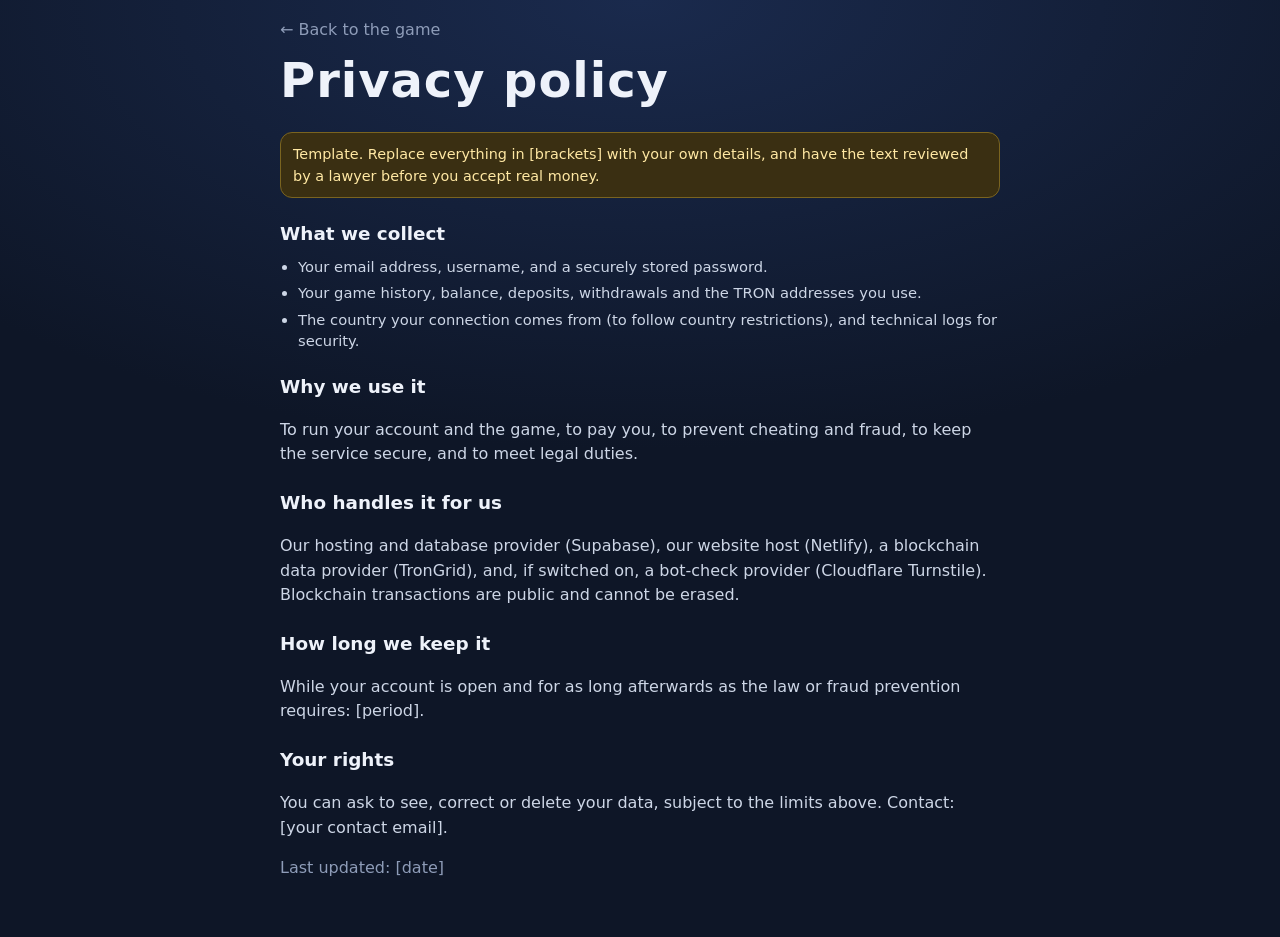
<file: privacy.html>
<!doctype html>
<html lang="en">
<head>
  <meta charset="utf-8">
  <meta name="viewport" content="width=device-width, initial-scale=1">
  <title>Privacy · Ludo</title>
  <link rel="stylesheet" href="style.css">
</head>
<body>
<main class="doc">
  <a class="back" href="index.html" style="color:var(--mute);text-decoration:none">← Back to the game</a>
  <h1>Privacy policy</h1>
  <p class="tpl">Template. Replace everything in [brackets] with your own details, and have the text reviewed by a lawyer before you accept real money.</p>
  <h2>What we collect</h2>
  <ul>
    <li>Your email address, username, and a securely stored password.</li>
    <li>Your game history, balance, deposits, withdrawals and the TRON addresses you use.</li>
    <li>The country your connection comes from (to follow country restrictions), and technical logs for security.</li>
  </ul>
  <h2>Why we use it</h2>
  <p>To run your account and the game, to pay you, to prevent cheating and fraud, to keep the service secure, and to meet legal duties.</p>
  <h2>Who handles it for us</h2>
  <p>Our hosting and database provider (Supabase), our website host (Netlify), a blockchain data provider (TronGrid), and, if switched on, a bot-check provider (Cloudflare Turnstile). Blockchain transactions are public and cannot be erased.</p>
  <h2>How long we keep it</h2>
  <p>While your account is open and for as long afterwards as the law or fraud prevention requires: [period].</p>
  <h2>Your rights</h2>
  <p>You can ask to see, correct or delete your data, subject to the limits above. Contact: [your contact email].</p>
  <p style="color:var(--mute)">Last updated: [date]</p>
</main>
</body>
</html>
</file>
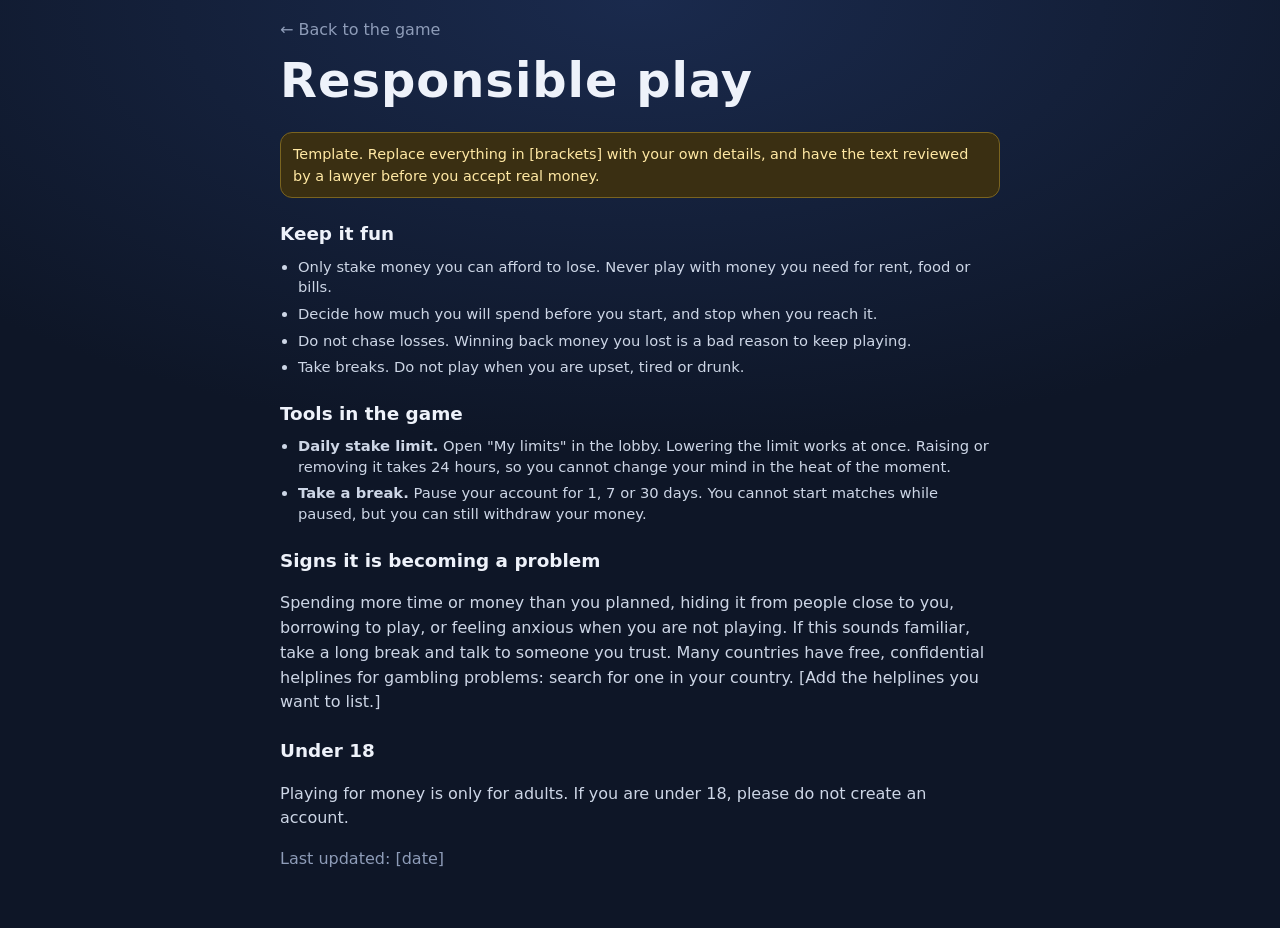
<file: responsible.html>
<!doctype html>
<html lang="en">
<head>
  <meta charset="utf-8">
  <meta name="viewport" content="width=device-width, initial-scale=1">
  <title>Responsible play · Ludo</title>
  <link rel="stylesheet" href="style.css">
</head>
<body>
<main class="doc">
  <a class="back" href="index.html" style="color:var(--mute);text-decoration:none">← Back to the game</a>
  <h1>Responsible play</h1>
  <p class="tpl">Template. Replace everything in [brackets] with your own details, and have the text reviewed by a lawyer before you accept real money.</p>
  <h2>Keep it fun</h2>
  <ul>
    <li>Only stake money you can afford to lose. Never play with money you need for rent, food or bills.</li>
    <li>Decide how much you will spend before you start, and stop when you reach it.</li>
    <li>Do not chase losses. Winning back money you lost is a bad reason to keep playing.</li>
    <li>Take breaks. Do not play when you are upset, tired or drunk.</li>
  </ul>
  <h2>Tools in the game</h2>
  <ul>
    <li><strong>Daily stake limit.</strong> Open "My limits" in the lobby. Lowering the limit works at once. Raising or removing it takes 24 hours, so you cannot change your mind in the heat of the moment.</li>
    <li><strong>Take a break.</strong> Pause your account for 1, 7 or 30 days. You cannot start matches while paused, but you can still withdraw your money.</li>
  </ul>
  <h2>Signs it is becoming a problem</h2>
  <p>Spending more time or money than you planned, hiding it from people close to you, borrowing to play, or feeling anxious when you are not playing. If this sounds familiar, take a long break and talk to someone you trust. Many countries have free, confidential helplines for gambling problems: search for one in your country. [Add the helplines you want to list.]</p>
  <h2>Under 18</h2>
  <p>Playing for money is only for adults. If you are under 18, please do not create an account.</p>
  <p style="color:var(--mute)">Last updated: [date]</p>
</main>
</body>
</html>
</file>
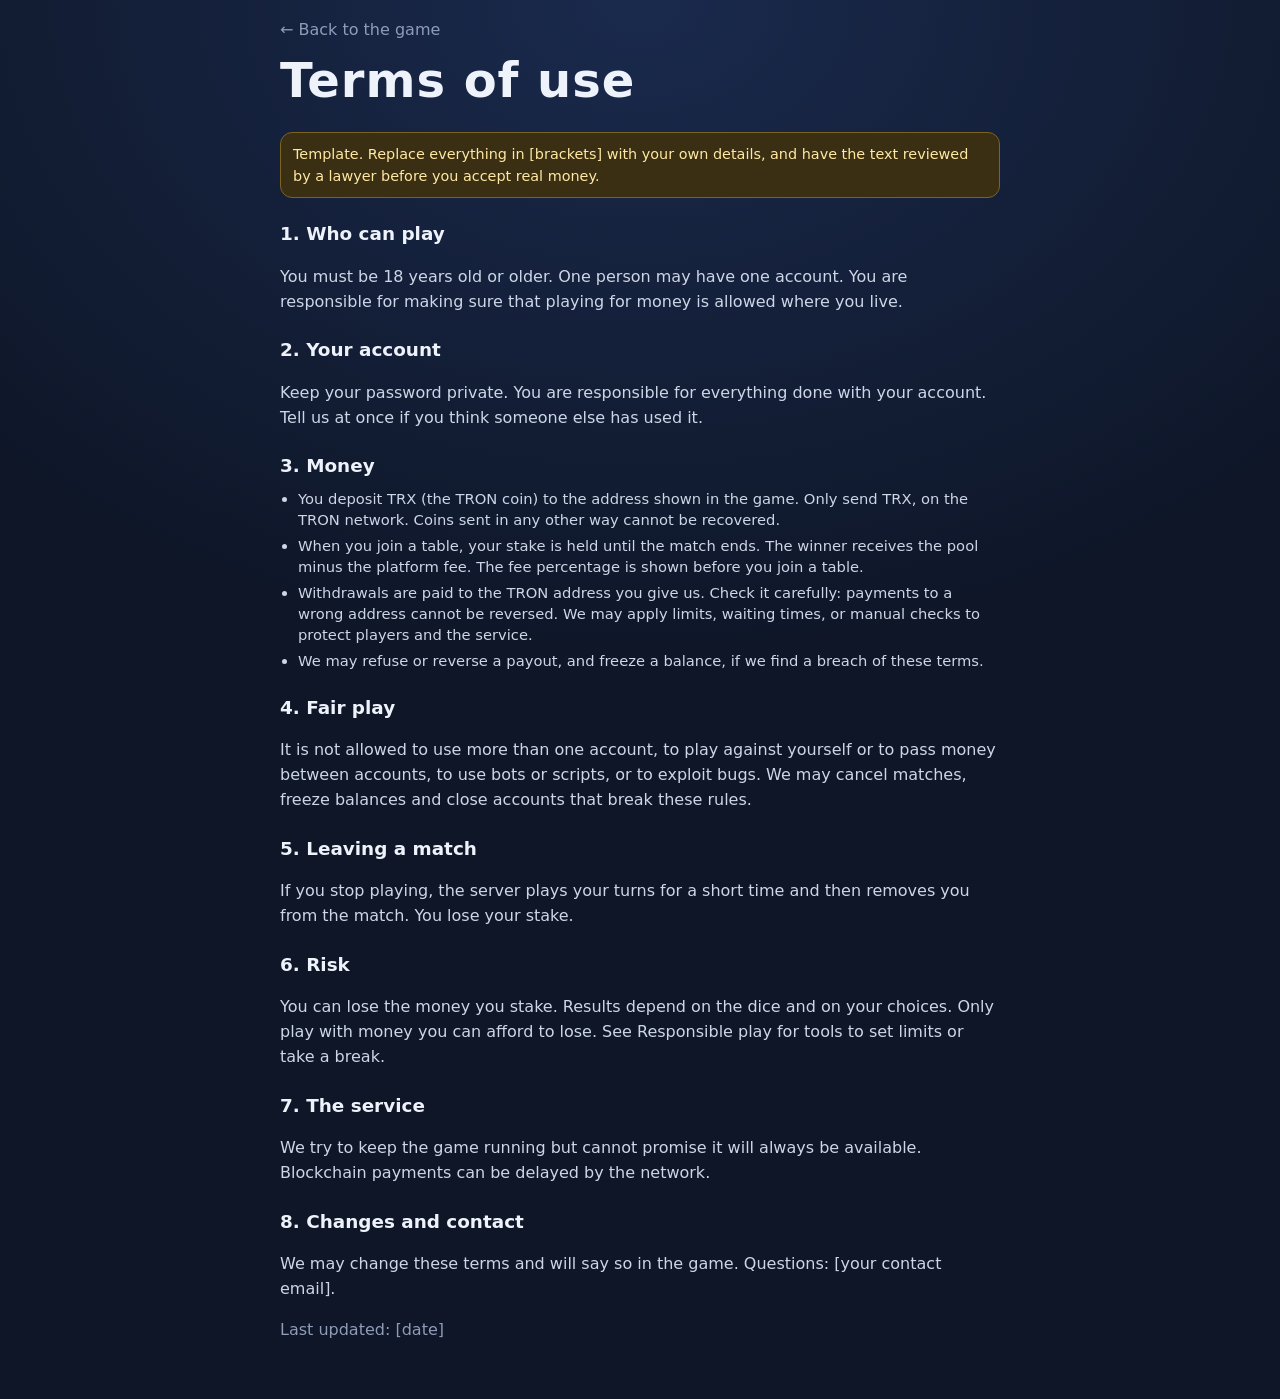
<file: terms.html>
<!doctype html>
<html lang="en">
<head>
  <meta charset="utf-8">
  <meta name="viewport" content="width=device-width, initial-scale=1">
  <title>Terms · Ludo</title>
  <link rel="stylesheet" href="style.css">
</head>
<body>
<main class="doc">
  <a class="back" href="index.html" style="color:var(--mute);text-decoration:none">← Back to the game</a>
  <h1>Terms of use</h1>
  <p class="tpl">Template. Replace everything in [brackets] with your own details, and have the text reviewed by a lawyer before you accept real money.</p>
  <h2>1. Who can play</h2>
  <p>You must be 18 years old or older. One person may have one account. You are responsible for making sure that playing for money is allowed where you live.</p>
  <h2>2. Your account</h2>
  <p>Keep your password private. You are responsible for everything done with your account. Tell us at once if you think someone else has used it.</p>
  <h2>3. Money</h2>
  <ul>
    <li>You deposit TRX (the TRON coin) to the address shown in the game. Only send TRX, on the TRON network. Coins sent in any other way cannot be recovered.</li>
    <li>When you join a table, your stake is held until the match ends. The winner receives the pool minus the platform fee. The fee percentage is shown before you join a table.</li>
    <li>Withdrawals are paid to the TRON address you give us. Check it carefully: payments to a wrong address cannot be reversed. We may apply limits, waiting times, or manual checks to protect players and the service.</li>
    <li>We may refuse or reverse a payout, and freeze a balance, if we find a breach of these terms.</li>
  </ul>
  <h2>4. Fair play</h2>
  <p>It is not allowed to use more than one account, to play against yourself or to pass money between accounts, to use bots or scripts, or to exploit bugs. We may cancel matches, freeze balances and close accounts that break these rules.</p>
  <h2>5. Leaving a match</h2>
  <p>If you stop playing, the server plays your turns for a short time and then removes you from the match. You lose your stake.</p>
  <h2>6. Risk</h2>
  <p>You can lose the money you stake. Results depend on the dice and on your choices. Only play with money you can afford to lose. See Responsible play for tools to set limits or take a break.</p>
  <h2>7. The service</h2>
  <p>We try to keep the game running but cannot promise it will always be available. Blockchain payments can be delayed by the network.</p>
  <h2>8. Changes and contact</h2>
  <p>We may change these terms and will say so in the game. Questions: [your contact email].</p>
  <p style="color:var(--mute)">Last updated: [date]</p>
</main>
</body>
</html>
</file>
<file: style.css>
:root { --bg: #0e1627; --panel: #18253f; --line: #2a3b5e; --ink: #eef2fa; --mute: #8e9cb8; }
* { box-sizing: border-box; }
body { margin: 0; min-height: 100dvh; color: var(--ink); font-family: 'Baloo 2', system-ui, sans-serif;
  background: radial-gradient(120% 80% at 50% 0, #1a2a4d 0, var(--bg) 60%); display: grid; place-items: center;
  padding: env(safe-area-inset-top) 12px env(safe-area-inset-bottom); }
main { width: min(100%, 520px); padding: 14px 0; position: relative; }
h1 { font-size: 3rem; margin: 0; letter-spacing: .02em; }
.sub { color: var(--mute); margin: 0 0 18px; }
.modes { display: grid; gap: 10px; }
button { font: inherit; border: 0; cursor: pointer; color: var(--ink); background: var(--panel); }   /* safe default: no white buttons */
button:focus-visible { outline: 3px solid #fff; outline-offset: 2px; }
.modes button { background: var(--panel); border: 1px solid var(--line); border-radius: 16px; padding: 14px 18px; text-align: left; display: grid; transition: transform .12s, background .12s; }
.modes button:hover { background: #20315a; transform: translateY(-1px); }
.modes b { font-size: 1.1rem; } .modes span { color: var(--mute); font-size: .9rem; }
details { margin-top: 18px; background: var(--panel); border-radius: 14px; padding: 10px 16px; }
summary { cursor: pointer; font-weight: 600; } ul { margin: 8px 0 4px; padding-left: 18px; color: var(--mute); font-size: .92rem; line-height: 1.4; } li { margin: 6px 0; } li b { color: var(--ink); }
.bar { display: flex; align-items: center; gap: 8px; margin-bottom: 6px; }
#chips { flex: 1; display: flex; gap: 6px; flex-wrap: wrap; }
.chip { display: flex; align-items: center; gap: 6px; padding: 4px 10px; border-radius: 999px; background: var(--panel); border: 2px solid transparent; font-size: .85rem; font-weight: 600; opacity: .7; }
.chip i { width: 12px; height: 12px; border-radius: 50%; background: var(--c); } .chip small { color: var(--mute); font-weight: 500; }
.chip.on { opacity: 1; border-color: var(--c); box-shadow: 0 0 14px -2px var(--c); }
#menu { background: var(--panel); border-radius: 12px; padding: 6px 12px; font-weight: 600; }
#status { min-height: 1.6em; margin: 4px 2px 8px; color: var(--mute); font-weight: 600; }
svg { width: 100%; height: auto; display: block; border-radius: 22px; background: #fff; border: 7px solid #22345a; box-shadow: 0 14px 40px -12px #000; touch-action: manipulation; }
.tok { cursor: default; transition: transform .22s linear; filter: drop-shadow(0 .06px .05px rgba(0,0,0,.45)); }
.tok.can { cursor: pointer; animation: pulse .8s ease-in-out infinite; }
.tok.blk .head, .tok.blk .cone { stroke: #111; stroke-width: .12; }
@keyframes pulse { 50% { transform: translate(var(--x), var(--y)) scale(1.18); filter: brightness(1.2); } }
.dock { display: grid; place-items: center; margin-top: 14px; }
#roll { width: 96px; height: 96px; border-radius: 24px; background: #fff; box-shadow: 0 8px 0 #c9d1e0, 0 14px 24px -8px #000; padding: 0; transition: transform .1s, box-shadow .1s; }
#roll:not(:disabled):hover { transform: translateY(-2px); }
#roll:disabled { opacity: .55; cursor: default; box-shadow: 0 4px 0 #c9d1e0; transform: translateY(4px); }
.die { width: 100%; height: 100%; display: grid; grid-template: repeat(3, 1fr) / repeat(3, 1fr); padding: 14px; place-items: center; }
.die b { width: 15px; height: 15px; border-radius: 50%; } .die b.on { background: #1b2540; }
.die em { grid-area: 2 / 1 / 3 / 4; font-style: normal; font-weight: 700; color: #1b2540; letter-spacing: .08em; }
.die.shake { animation: shake .45s; } @keyframes shake { 20% { transform: rotate(-14deg) scale(1.1); } 50% { transform: rotate(12deg) scale(1.1); } 80% { transform: rotate(-6deg); } }
#result { position: absolute; inset: 0; display: grid; place-items: center; background: rgba(8, 12, 22, .78); border-radius: 22px; z-index: 5; }
#result .card { background: var(--panel); border: 1px solid var(--line); border-radius: 20px; padding: 24px; text-align: center; display: grid; gap: 10px; min-width: 240px; }
#result h2 { margin: 0; font-size: 2rem; } #result p { margin: 0 0 6px; color: var(--mute); }
#result button { background: #2f7de1; border-radius: 12px; padding: 10px; font-weight: 700; } #result #home { background: var(--line); }
@media (prefers-reduced-motion: reduce) { .tok, .tok.can, .die.shake { transition: none; animation: none; } }

.wrap { position: relative; }
.bigdie[hidden] { display: none; }
.tok.hop .body { animation: hop .22s ease-in-out; transform-box: fill-box; transform-origin: center; }
@keyframes hop { 50% { transform: scale(1.5); } }  /* rises toward the viewer and lands: no sideways wobble */
@media (prefers-reduced-motion: reduce) { .tok.hop .body { animation: none; } }
#result[hidden] { display: none; }

.bigdie { position: absolute; left: 50%; top: 50%; width: 78px; height: 78px; margin: -39px 0 0 -39px; z-index: 3; pointer-events: none; }
.cube { position: absolute; inset: 0; transform-style: preserve-3d; }
.face { position: absolute; inset: 0; background: #fff; border-radius: 14px; backface-visibility: hidden; display: grid; grid-template: repeat(3, 1fr) / repeat(3, 1fr);
  padding: 12px; place-items: center; box-shadow: inset 0 0 0 1px #d3d9e6, inset 0 -7px 12px rgba(0,0,0,.09); }
.face b { width: 13px; height: 13px; border-radius: 50%; } .face b.on { background: var(--pip, #1b2540); }
.f1 { transform: translateZ(39px); } .f6 { transform: rotateY(180deg) translateZ(39px); } .f2 { transform: rotateY(90deg) translateZ(39px); }
.f5 { transform: rotateY(-90deg) translateZ(39px); } .f3 { transform: rotateX(90deg) translateZ(39px); } .f4 { transform: rotateX(-90deg) translateZ(39px); }
.root { transform-origin: 7.5px 7.5px; transition: transform .55s ease; }
.pick { display: flex; align-items: center; gap: 10px; margin: 0 0 14px; color: var(--mute); font-weight: 600; } .pick span { flex: 1; }
.pick button { width: 34px; height: 34px; border-radius: 50%; background: var(--c); border: 3px solid transparent; padding: 0; }
.pick button[aria-pressed="true"] { border-color: #fff; box-shadow: 0 0 0 2px var(--c); }
@media (prefers-reduced-motion: reduce) { .root { transition: none; } }

[hidden] { display: none !important; }
#acct { display: flex; justify-content: flex-end; margin-bottom: 8px; }
#acct button { background: var(--panel); border: 1px solid var(--line); border-radius: 12px; padding: 6px 12px; font-weight: 600; }
#user { display: flex; align-items: center; gap: 10px; flex-wrap: wrap; justify-content: flex-end; }
#who { font-weight: 600; } #bal { background: #12351f; color: #6be28f; border-radius: 999px; padding: 3px 10px; font-weight: 700; }
#locked { color: var(--mute); }
dialog { border: 0; padding: 0; background: transparent; color: var(--ink); font-family: inherit; }
dialog::backdrop { background: rgba(5, 9, 18, .8); }
dialog .card { background: var(--panel); border: 1px solid var(--line); border-radius: 20px; padding: 22px; width: min(92vw, 360px); display: grid; gap: 12px; }
dialog h2 { margin: 0; } dialog label { display: grid; gap: 4px; color: var(--mute); font-size: .9rem; }
dialog input { font: inherit; padding: 10px 12px; border-radius: 10px; border: 1px solid var(--line); background: #0e1627; color: var(--ink); }
dialog #authGo { background: #2f7de1; border-radius: 12px; padding: 11px; font-weight: 700; }
dialog .link { background: none; color: var(--mute); text-decoration: underline; padding: 2px; }
#authMsg { margin: 0; min-height: 1.3em; color: #ffb4a8; font-size: .9rem; }

#money { background: var(--panel); border: 1px solid var(--line); border-radius: 18px; padding: 14px 16px; margin-top: 16px; display: grid; gap: 10px; }
#money h3 { margin: 0; } #money p { margin: 0; color: var(--mute); font-size: .92rem; }
.opts { display: flex; gap: 8px; } .opts button { flex: 1; background: #0e1627; border: 2px solid var(--line); border-radius: 12px; padding: 8px; font-weight: 700; }
.opts button[aria-pressed="true"] { border-color: #6be28f; color: #6be28f; }
#money .go { background: #2fa35b; border-radius: 14px; padding: 12px; font-weight: 700; font-size: 1.05rem; }
#timer { color: var(--mute); font-weight: 700; min-width: 3.5em; text-align: right; }

#dbg, #dbg2 { text-align: center; color: var(--mute); font-size: .75rem; margin-top: 8px; min-height: 1em; }

.spin { position: absolute; inset: 0; transform-style: preserve-3d; }

#depAddr { display: block; word-break: break-all; background: #0e1627; border: 1px solid var(--line); border-radius: 10px; padding: 10px; font-size: .95rem; user-select: all; }
#depNet { margin: 0; font-weight: 600; } #depNet.testnet { color: #ffd166; }
#depMin, #depMsg { margin: 0; color: var(--mute); font-size: .9rem; } #depList { margin: 0; padding-left: 18px; color: var(--mute); font-size: .9rem; }
#depCheck { background: #2f7de1; border-radius: 12px; padding: 11px; font-weight: 700; }
#addFunds { justify-self: start; background: #0e1627; border: 1px solid #6be28f; color: #6be28f; border-radius: 12px; padding: 8px 14px; font-weight: 700; }

.row { display: flex; gap: 8px; flex-wrap: wrap; }
#withdraw { background: #0e1627; border: 1px solid var(--line); border-radius: 12px; padding: 8px 14px; font-weight: 700; color: var(--ink); }
.note { margin: 0; color: var(--mute); font-size: .85rem; }
#wdBal, #wdMsg { margin: 0; color: var(--mute); } #wdList { margin: 0; padding-left: 18px; color: var(--mute); font-size: .9rem; }
#wdGo { background: #2fa35b; border-radius: 12px; padding: 11px; font-weight: 700; }
/* admin page */
.admin h1 { font-size: 2rem; } .admin table { width: 100%; border-collapse: collapse; font-size: .9rem; } .admin td, .admin th { padding: 6px 8px; border-bottom: 1px solid var(--line); text-align: left; vertical-align: top; }
.admin .bad { color: #ff8a80; font-weight: 700; } .admin .good { color: #6be28f; font-weight: 700; } .admin code { word-break: break-all; }
.admin .actions { display: flex; gap: 6px; } .admin .actions button { padding: 6px 10px; border-radius: 10px; font-weight: 700; } .admin .ok { background: #2fa35b; } .admin .no { background: #8b2e2e; }
.admin .box { background: var(--panel); border: 1px solid var(--line); border-radius: 16px; padding: 14px; margin: 14px 0; overflow-x: auto; }

/* login / sign-up page */
.authpage { width: min(100%, 420px); display: grid; gap: 12px; padding: 18px 0; }
.authpage h1 { margin: 0; } .back { color: var(--mute); text-decoration: none; }
.tabs { display: flex; gap: 6px; background: var(--panel); border-radius: 14px; padding: 4px; }
.tabs button { flex: 1; background: transparent; border-radius: 10px; padding: 9px; font-weight: 700; color: var(--mute); }
.tabs button[aria-selected="true"] { background: #2f7de1; color: #fff; }
.authpage section { display: grid; gap: 12px; }
.authpage label, #limDlg label { display: grid; gap: 4px; color: var(--mute); font-size: .9rem; }
.authpage input:not([type=checkbox]), #limDlg input:not([type=checkbox]) { font: inherit; padding: 11px 12px; border-radius: 10px; border: 1px solid var(--line); background: #0e1627; color: var(--ink); }
label.check { display: flex !important; gap: 10px; align-items: flex-start; } label.check input { width: 18px; height: 18px; margin-top: 2px; flex: none; }
.authpage a, #limDlg a { color: #8cc0ff; }
.authpage .primary { background: #2f7de1; border-radius: 12px; padding: 12px; font-weight: 700; }
.authpage .link { background: none; color: var(--mute); text-decoration: underline; padding: 2px; justify-self: start; }
#msg { margin: 0; min-height: 1.3em; color: #ffb4a8; } #msg.good { color: #6be28f; } #captcha { min-height: 0; }
.legal { margin-top: 18px; color: var(--mute); font-size: .85rem; } .legal a { color: var(--mute); }
#limDlg .ex { flex: 1; background: #0e1627; border: 1px solid var(--line); border-radius: 12px; padding: 9px; font-weight: 700; }
#limSet { background: #2fa35b; border-radius: 12px; padding: 9px 14px; font-weight: 700; } #limAcceptBtn { background: #2f7de1; border-radius: 12px; padding: 10px; font-weight: 700; }
/* plain text pages (terms, privacy, responsible play) */
.doc { width: min(100%, 720px); padding: 18px 0 40px; line-height: 1.55; } .doc h1 { margin-bottom: 4px; } .doc h2 { margin: 22px 0 4px; font-size: 1.15rem; }
.doc p, .doc li { color: #cdd6e6; } .doc .tpl { background: #3a2f12; border: 1px solid #7a6420; color: #ffe8a3; border-radius: 12px; padding: 10px 12px; font-size: .9rem; } .doc a { color: #8cc0ff; }

/* ---- game screen layout: one dark card with the status pill, the board and the dice ---- */
.gamecard { position: relative; background: #0e1531; border: 1px solid #1b2a55; border-radius: 28px; padding: 20px 16px 22px; display: grid; gap: 16px; justify-items: center; box-shadow: 0 18px 50px -16px #000; }
.gamecard .wrap { width: 100%; }
.gamecard svg { border: 6px solid #17275a; border-radius: 24px; box-shadow: none; }
#menu { position: absolute; top: 14px; left: 14px; z-index: 2; padding: 5px 11px; font-size: .78rem; border-radius: 10px; background: transparent; border: 1px solid var(--line); color: var(--mute); }
.pill { display: inline-flex; align-items: center; gap: 10px; padding: 8px 22px; border-radius: 999px; background: #121b3d; border: 2px solid var(--c, #e8483f); font-weight: 600; font-size: 1rem; min-height: 42px; }
.pill i { width: 16px; height: 16px; border-radius: 50%; background: var(--c, #e8483f); flex: none; }
.pill #status { margin: 0; min-height: 0; color: var(--ink); } .pill #timer { min-width: 0; text-align: left; }
.pill #timer:not(:empty)::before { content: '·'; margin-right: 8px; color: var(--mute); }
.gamecard .dock { margin: 0; } #roll { width: 108px; height: 108px; border-radius: 26px; }
.gamecard #chips { flex: none; justify-content: center; gap: 6px; }
.gamecard .chip { padding: 2px 9px; font-size: .72rem; border-width: 1.5px; opacity: .6; } .gamecard .chip.on { opacity: 1; box-shadow: none; }
.gamecard #result { border-radius: 28px; }
.tok.can .head, .tok.can .cone, .tok.can .foot { stroke-width: .09; }
</file>
